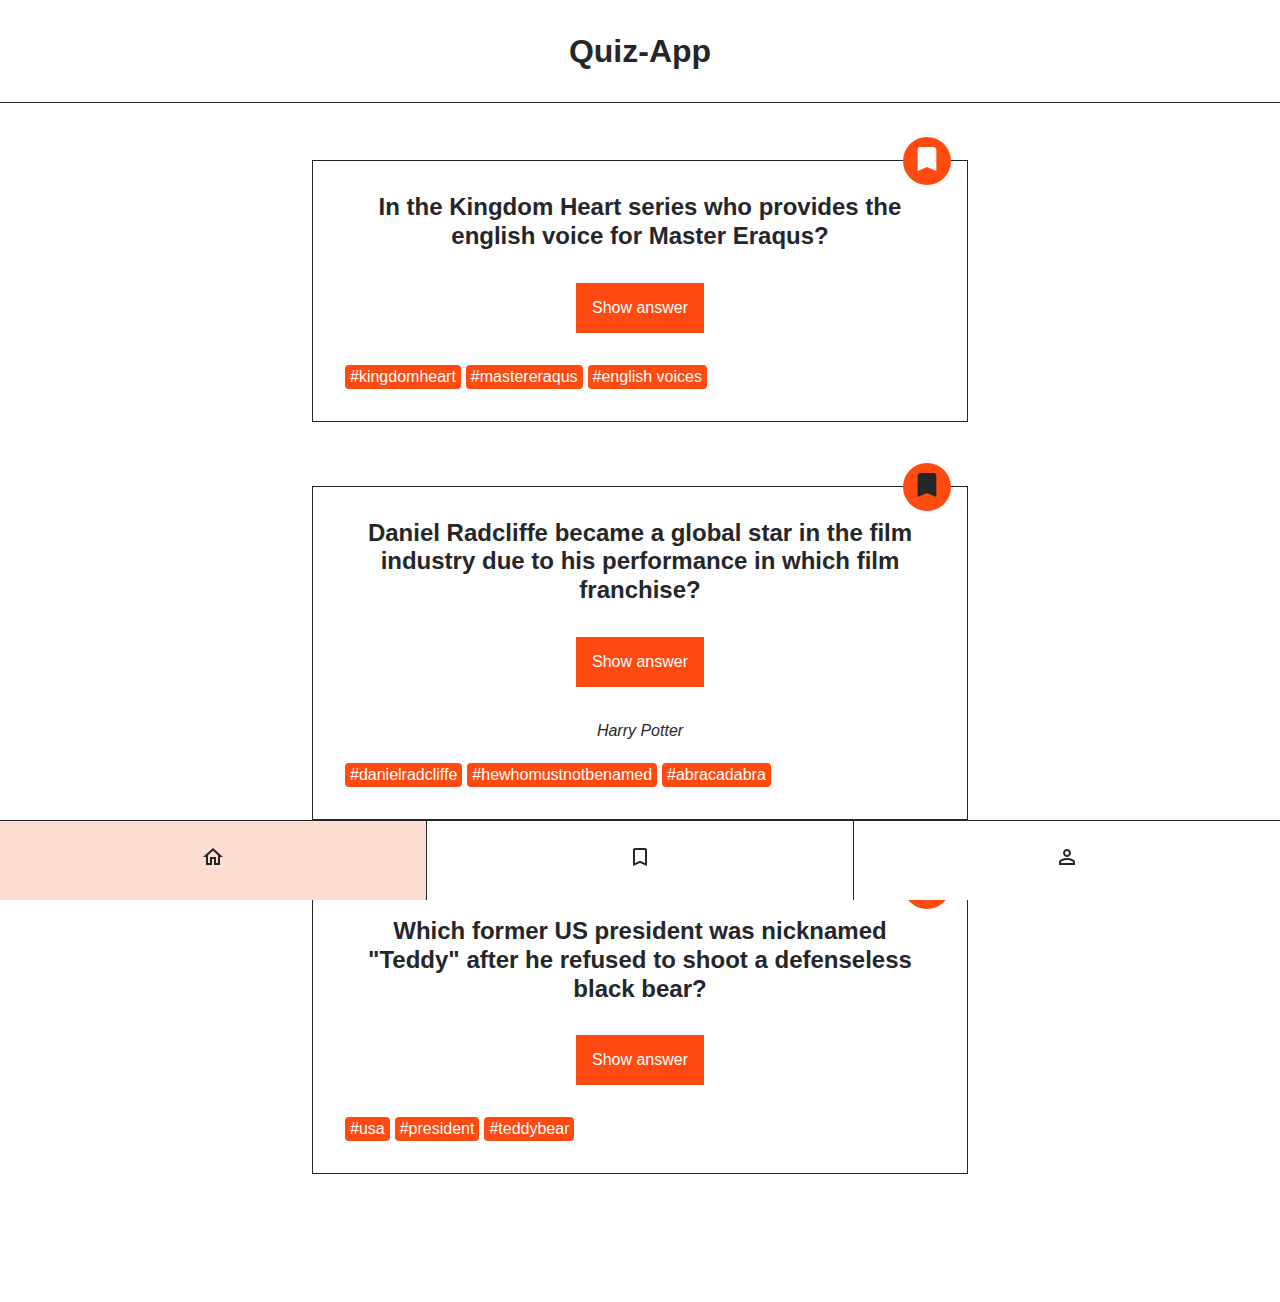
<file: index.html>
<!DOCTYPE html>
<html lang="en">
  <head>
    <meta charset="UTF-8" />
    <meta http-equiv="X-UA-Compatible" content="IE=edge" />
    <meta name="viewport" content="width=device-width, initial-scale=1.0" />
    <title>Quiz-App</title>
    <link rel="stylesheet" href="./styles.css" />
  </head>
  <body>
    <header class="header">
      <h1 class="header__title">Quiz-App</h1>
    </header>
    <main>
      <ul class="card-list">
        <!--
                FIRST CARD
              -->
        <li class="card-list__item">
          <article class="card">
            <h2 class="card__question">
              In the Kingdom Heart series who provides the english voice for
              Master Eraqus?
            </h2>
            <button class="card__button-answer" type="button">
              Show answer
            </button>
            <p class="card__answer">Mark Hamill</p>
            <ul class="card__tag-list">
              <li class="card__tag-list-item">#kingdomheart</li>
              <li class="card__tag-list-item">#mastereraqus</li>
              <li class="card__tag-list-item">#english voices</li>
            </ul>
            <div class="card__button-bookmark">
              <button class="bookmark" aria-label="bookmark" type="button">
                <svg
                  class="bookmark__icon"
                  xmlns="http://www.w3.org/2000/svg"
                  viewbox="0 0 24 24"
                >
                  <path
                    d="M17 3H7c-1.1 0-2 .9-2 2v16l7-3 7 3V5c0-1.1-.9-2-2-2z"
                  />
                </svg>
              </button>
            </div>
          </article>
        </li>
        <!--
                SECOND CARD
              -->
        <li class="card-list__item">
          <article class="card">
            <h2 class="card__question">
              Daniel Radcliffe became a global star in the film industry due to
              his performance in which film franchise?
            </h2>
            <button class="card__button-answer" type="button">
              Show answer
            </button>
            <p class="card__answer card__answer--active">Harry Potter</p>
            <ul class="card__tag-list">
              <li class="card__tag-list-item">#danielradcliffe</li>
              <li class="card__tag-list-item">#hewhomustnotbenamed</li>
              <li class="card__tag-list-item">#abracadabra</li>
            </ul>
            <div class="card__button-bookmark">
              <button
                class="bookmark bookmark--active"
                aria-label="bookmark"
                type="button"
              >
                <svg
                  class="bookmark__icon"
                  xmlns="http://www.w3.org/2000/svg"
                  viewbox="0 0 24 24"
                >
                  <path
                    d="M17 3H7c-1.1 0-2 .9-2 2v16l7-3 7 3V5c0-1.1-.9-2-2-2z"
                  />
                </svg>
              </button>
            </div>
          </article>
        </li>
        <!--
                THIRD CARD
              -->
        <li class="card-list__item">
          <article class="card">
            <h2 class="card__question">
              Which former US president was nicknamed &quot;Teddy&quot; after he
              refused to shoot a defenseless black bear?
            </h2>
            <button class="card__button-answer" type="button">
              Show answer
            </button>
            <p class="card__answer">Theodore Roosevelt</p>
            <ul class="card__tag-list">
              <li class="card__tag-list-item">#usa</li>
              <li class="card__tag-list-item">#president</li>
              <li class="card__tag-list-item">#teddybear</li>
            </ul>
            <div class="card__button-bookmark">
              <button class="bookmark" aria-label="bookmark" type="button">
                <svg
                  class="bookmark__icon"
                  xmlns="http://www.w3.org/2000/svg"
                  viewbox="0 0 24 24"
                >
                  <path
                    d="M17 3H7c-1.1 0-2 .9-2 2v16l7-3 7 3V5c0-1.1-.9-2-2-2z"
                  />
                </svg>
              </button>
            </div>
          </article>
        </li>
      </ul>
    </main>

    <nav class="navigation">
      <ul class="navigation__list">
        <li class="navigation__list-item navigation__list-item--active">
          <a
            class="navigation__link"
            href="/index.html"
            aria-label="go to home page"
          >
            <svg
              xmlns="http://www.w3.org/2000/svg"
              height="24px"
              viewbox="0 0 24 24"
              width="24px"
            >
              <path
                d="M12 5.69l5 4.5V18h-2v-6H9v6H7v-7.81l5-4.5M12 3L2 12h3v8h6v-6h2v6h6v-8h3L12 3z"
              />
            </svg>
          </a>
        </li>
        <li class="navigation__list-item">
          <a
            class="navigation__link"
            href="/bookmarks.html"
            aria-label="go to bookmarks page"
          >
            <svg
              xmlns="http://www.w3.org/2000/svg"
              height="24px"
              viewbox="0 0 24 24"
              width="24px"
            >
              <path
                d="M17 3H7c-1.1 0-2 .9-2 2v16l7-3 7 3V5c0-1.1-.9-2-2-2zm0 15l-5-2.18L7 18V5h10v13z"
              />
            </svg>
          </a>
        </li>
        <li class="navigation__list-item">
          <a
            class="navigation__link"
            href="/profile.html"
            aria-label="go to profile page"
          >
            <svg
              xmlns="http://www.w3.org/2000/svg"
              height="24px"
              viewbox="0 0 24 24"
              width="24px"
            >
              <path
                d="M12 6c1.1 0 2 .9 2 2s-.9 2-2 2-2-.9-2-2 .9-2 2-2m0 9c2.7 0 5.8 1.29 6 2v1H6v-.99c.2-.72 3.3-2.01 6-2.01m0-11C9.79 4 8 5.79 8 8s1.79 4 4 4 4-1.79 4-4-1.79-4-4-4zm0 9c-2.67 0-8 1.34-8 4v3h16v-3c0-2.66-5.33-4-8-4z"
              />
            </svg>
          </a>
        </li>
      </ul>
    </nav>
  </body>
</html>
</file>
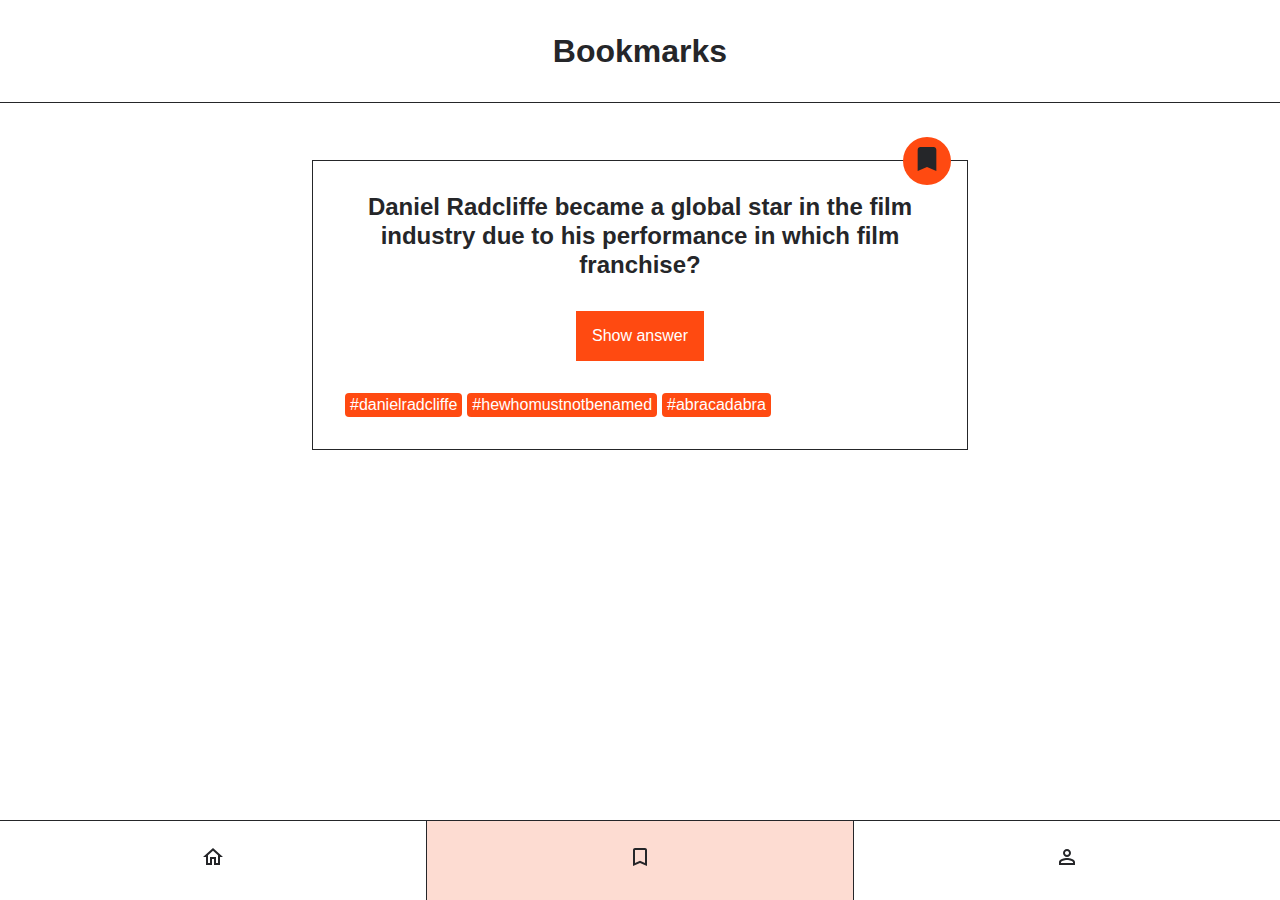
<file: bookmarks.html>
<!DOCTYPE html>
<html lang="en">
  <head>
    <meta charset="UTF-8" />
    <meta http-equiv="X-UA-Compatible" content="IE=edge" />
    <meta name="viewport" content="width=device-width, initial-scale=1.0" />
    <title>Quiz-App</title>
    <link rel="stylesheet" href="./styles.css" />
  </head>
  <body>
    <header class="header">
      <h1 class="header__title">Bookmarks</h1>
    </header>
    <main>
      <ul class="card-list">
        <li class="card-list__item">
          <article class="card">
            <h2 class="card__question">
              Daniel Radcliffe became a global star in the film industry due to
              his performance in which film franchise?
            </h2>
            <button class="card__button-answer" type="button">
              Show answer
            </button>
            <p class="card__answer">Harry Potter</p>
            <ul class="card__tag-list">
              <li class="card__tag-list-item">#danielradcliffe</li>
              <li class="card__tag-list-item">#hewhomustnotbenamed</li>
              <li class="card__tag-list-item">#abracadabra</li>
            </ul>
            <div class="card__button-bookmark">
              <button
                class="bookmark bookmark--active"
                aria-label="bookmark"
                type="button"
              >
                <svg
                  class="bookmark__icon"
                  xmlns="http://www.w3.org/2000/svg"
                  viewbox="0 0 24 24"
                >
                  <path
                    d="M17 3H7c-1.1 0-2 .9-2 2v16l7-3 7 3V5c0-1.1-.9-2-2-2z"
                  />
                </svg>
              </button>
            </div>
          </article>
        </li>
      </ul>
    </main>

    <nav class="navigation">
      <ul class="navigation__list">
        <li class="navigation__list-item">
          <a
            class="navigation__link"
            href="/index.html"
            aria-label="go to home page"
          >
            <svg
              xmlns="http://www.w3.org/2000/svg"
              height="24px"
              viewbox="0 0 24 24"
              width="24px"
            >
              <path
                d="M12 5.69l5 4.5V18h-2v-6H9v6H7v-7.81l5-4.5M12 3L2 12h3v8h6v-6h2v6h6v-8h3L12 3z"
              />
            </svg>
          </a>
        </li>
        <li class="navigation__list-item navigation__list-item--active">
          <a
            class="navigation__link"
            href="/bookmarks.html"
            aria-label="go to bookmarks page"
          >
            <svg
              xmlns="http://www.w3.org/2000/svg"
              height="24px"
              viewbox="0 0 24 24"
              width="24px"
            >
              <path
                d="M17 3H7c-1.1 0-2 .9-2 2v16l7-3 7 3V5c0-1.1-.9-2-2-2zm0 15l-5-2.18L7 18V5h10v13z"
              />
            </svg>
          </a>
        </li>
        <li class="navigation__list-item">
          <a
            class="navigation__link"
            href="/profile.html"
            aria-label="go to profile page"
          >
            <svg
              xmlns="http://www.w3.org/2000/svg"
              height="24px"
              viewbox="0 0 24 24"
              width="24px"
            >
              <path
                d="M12 6c1.1 0 2 .9 2 2s-.9 2-2 2-2-.9-2-2 .9-2 2-2m0 9c2.7 0 5.8 1.29 6 2v1H6v-.99c.2-.72 3.3-2.01 6-2.01m0-11C9.79 4 8 5.79 8 8s1.79 4 4 4 4-1.79 4-4-1.79-4-4-4zm0 9c-2.67 0-8 1.34-8 4v3h16v-3c0-2.66-5.33-4-8-4z"
              />
            </svg>
          </a>
        </li>
      </ul>
    </nav>
  </body>
</html>
</file>
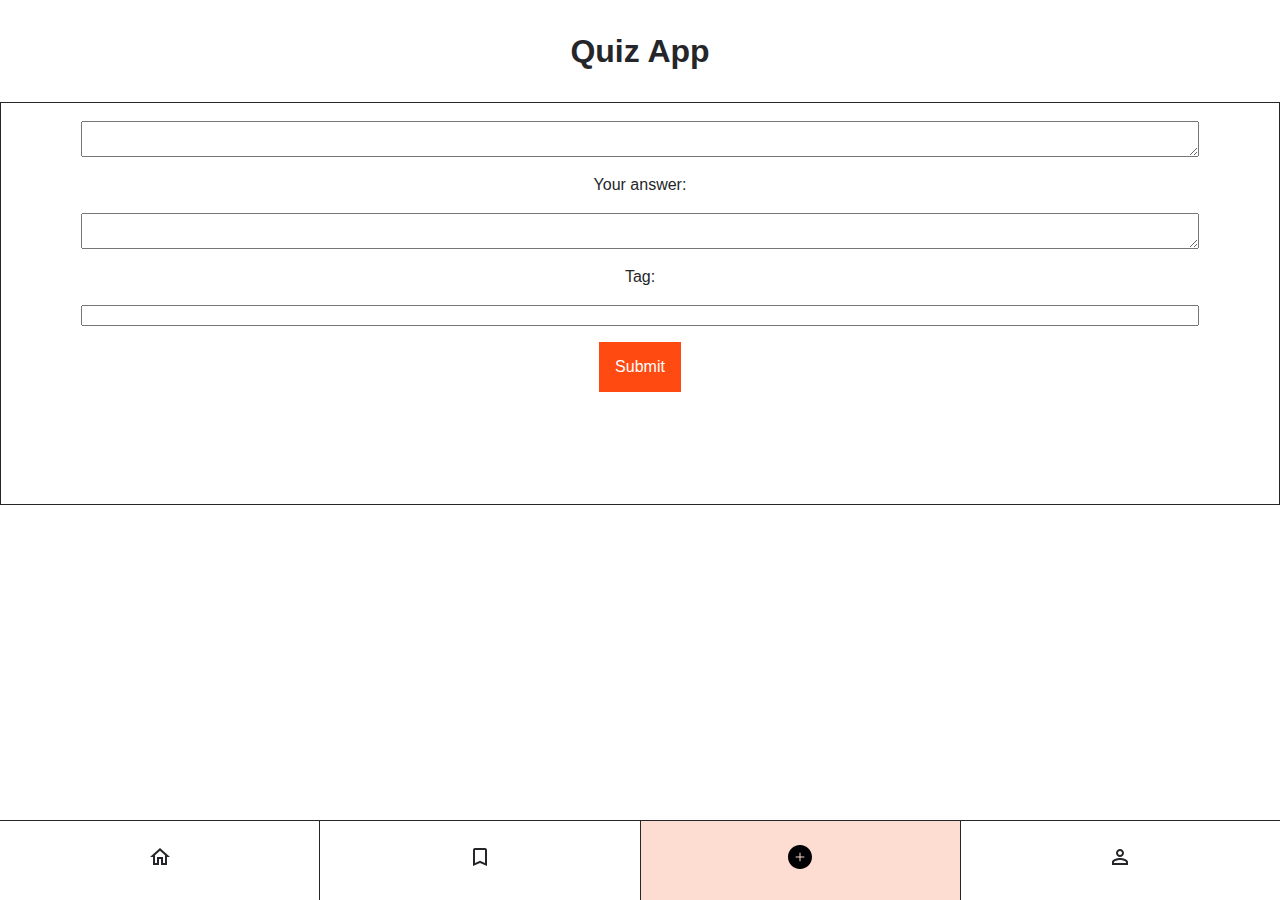
<file: form.html>
<!DOCTYPE html>
<html lang="en">
  <head>
    <meta charset="UTF-8" />
    <meta http-equiv="X-UA-Compatible" content="IE=edge" />
    <meta name="viewport" content="width=device-width, initial-scale=1.0" />
    <title>Quiz-App</title>
    <link rel="stylesheet" href="./styles.css" />
    <script src="./form.js" defer></script>
  </head>
  <body>
    <header class="header">
      <h1 class="header__title">Quiz App</h1>
    </header>
    <main>
      <form class="form" data-js="form">
        <label class="form__label" for="question">Your question:</label>
        <textarea
          class="form__textarea"
          id="question"
          name="question"
        ></textarea>
        <label class="form__label" for="answer">Your answer:</label>
        <textarea class="form__textarea" id="answer" name="answer"></textarea>
        <label class="form__label" for="tag">Tag:</label>
        <input class="form__input" id="tag" type="text" name="tag" />
        <button class="form__button-submit" type="submit">Submit</button>
      </form>
      <div data-js="card-container"></div>
    </main>
    <nav class="navigation">
      <ul class="navigation__list">
        <li class="navigation__list-item">
          <a
            class="navigation__link"
            href="/index.html"
            aria-label="go to home page"
          >
            <svg
              xmlns="http://www.w3.org/2000/svg"
              height="24px"
              viewbox="0 0 24 24"
              width="24px"
            >
              <path
                d="M12 5.69l5 4.5V18h-2v-6H9v6H7v-7.81l5-4.5M12 3L2 12h3v8h6v-6h2v6h6v-8h3L12 3z"
              />
            </svg>
          </a>
        </li>
        <li class="navigation__list-item">
          <a
            class="navigation__link"
            href="/bookmarks.html"
            aria-label="go to bookmarks page"
          >
            <svg
              xmlns="http://www.w3.org/2000/svg"
              height="24px"
              viewbox="0 0 24 24"
              width="24px"
            >
              <path
                d="M17 3H7c-1.1 0-2 .9-2 2v16l7-3 7 3V5c0-1.1-.9-2-2-2zm0 15l-5-2.18L7 18V5h10v13z"
              />
            </svg>
          </a>
        </li>
        <li class="navigation__list-item navigation__list-item--active">
          <a
            class="navigation__link"
            href="/form.html"
            aria-label="go to new card page"
          >
            <svg
              height="24px"
              width="24px"
              version="1.1"
              id="Capa_1"
              xmlns="http://www.w3.org/2000/svg"
              xmlns:xlink="http://www.w3.org/1999/xlink"
              viewBox="0 0 292.377 292.377"
              xml:space="preserve"
            >
              <g>
                <path
                  style="fill: #010002"
                  d="M146.188,0C65.576,0,0,65.582,0,146.188s65.576,146.188,146.188,146.188
           s146.188-65.582,146.188-146.188S226.801,0,146.188,0z M194.962,152.155h-42.806v42.8c0,3.3-2.667,5.967-5.967,5.967
           c-3.3,0-5.967-2.667-5.967-5.967v-42.8H97.415c-3.294,0-5.967-2.673-5.967-5.967s2.673-5.967,5.967-5.967h42.806V97.415
           c0-3.294,2.667-5.967,5.967-5.967c3.3,0,5.967,2.673,5.967,5.967v42.806h42.806c3.3,0,5.967,2.673,5.967,5.967
           S198.261,152.155,194.962,152.155z"
                />
              </g>
            </svg>
          </a>
        </li>
        <li class="navigation__list-item">
          <a
            class="navigation__link"
            href="/profile.html"
            aria-label="go to profile page"
          >
            <svg
              xmlns="http://www.w3.org/2000/svg"
              height="24px"
              viewbox="0 0 24 24"
              width="24px"
            >
              <path
                d="M12 6c1.1 0 2 .9 2 2s-.9 2-2 2-2-.9-2-2 .9-2 2-2m0 9c2.7 0 5.8 1.29 6 2v1H6v-.99c.2-.72 3.3-2.01 6-2.01m0-11C9.79 4 8 5.79 8 8s1.79 4 4 4 4-1.79 4-4-1.79-4-4-4zm0 9c-2.67 0-8 1.34-8 4v3h16v-3c0-2.66-5.33-4-8-4z"
              />
            </svg>
          </a>
        </li>
      </ul>
    </nav>
  </body>
</html>
</file>
<file: styles.css>
@import "./global.css";

@import "./components/bookmark/bookmark.css";
@import "./components/card-list/card-list.css";
@import "./components/card/card.css";
@import "./components/form/form.css";
@import "./components/header/header.css";
@import "./components/navigation/navigation.css";
@import "./components/profile/profile.css";
@import "./components/counter-list/counter-list.css";
</file>
